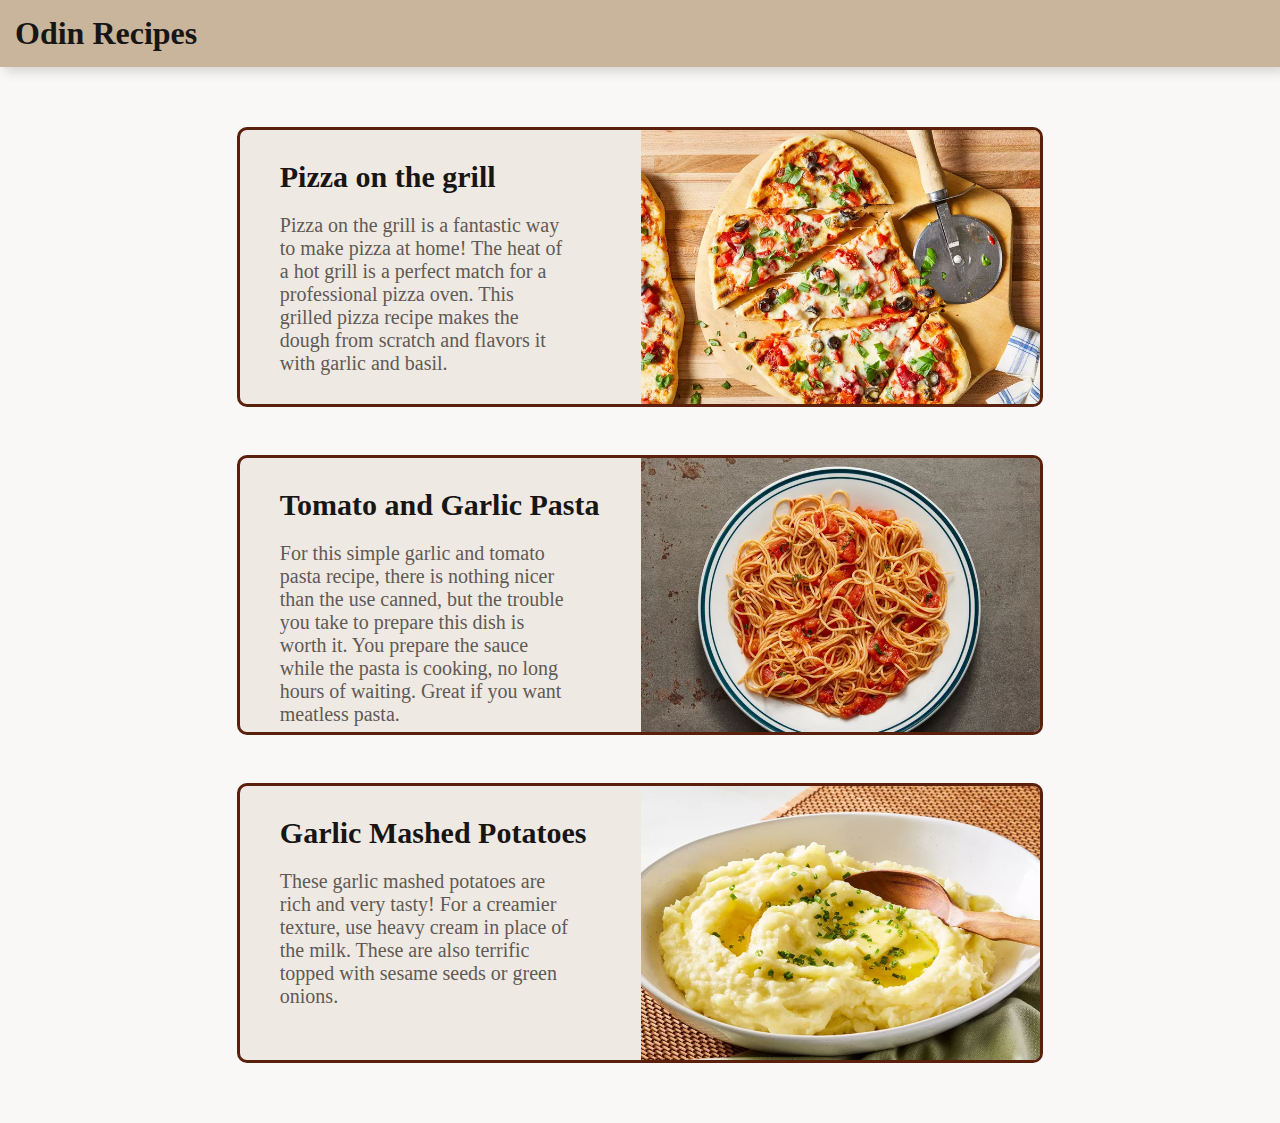
<file: index.html>
<!DOCTYPE html>
<html lang="en">
<head>
  <meta charset="UTF-8">
  <meta name="viewport" content="width=device-width, initial-scale=1.0">
  <title>Odin Recipes</title>
  <link rel="stylesheet" href="style.css">
</head>
<body>
  <div class="header"><h1>Odin Recipes</h1></div>  
  <ul>
    <li>
      <a href="recipes/pizza-on-the-grill.html">
        <div class="recipe">
          Pizza on the grill
          <p>
            Pizza on the grill is a fantastic way to make pizza at home! The heat of a hot grill is a perfect match for a professional pizza oven. This grilled pizza recipe makes the dough from scratch and flavors it with garlic and basil.
          </p>
        </div>
        <img src="recipes/images/pizza-on-the-grill.webp">
      </a>
    </li>
    <li>
      <a href="recipes/tomato-and-garlic-pasta.html">
        <div class="recipe">
          Tomato and Garlic Pasta
          <p>
            For this simple garlic and tomato pasta recipe, there is nothing nicer than the     use canned, but the trouble you take to prepare this dish is worth it. You prepare the sauce while the pasta is cooking, no long hours of waiting. Great if you want meatless pasta.
          </p>
        </div>
        <img src="recipes/images/tomato-and-garlic-pasta.webp">
      </a>
    </li>
    <li>
      <a href="./recipes/garlic-mashed-potato.html"> 
        <div class="recipe">
          Garlic Mashed Potatoes
          <p>
            These garlic mashed potatoes are rich and very tasty! For a creamier texture, use heavy cream in place of the milk. These are also terrific topped with sesame seeds or green onions.
          </p>
        </div>
        <img src="recipes/images/garlic-mashed-potatos.webp">
      </a>
    </li>
  </ul>
</body>
</html>
</file>
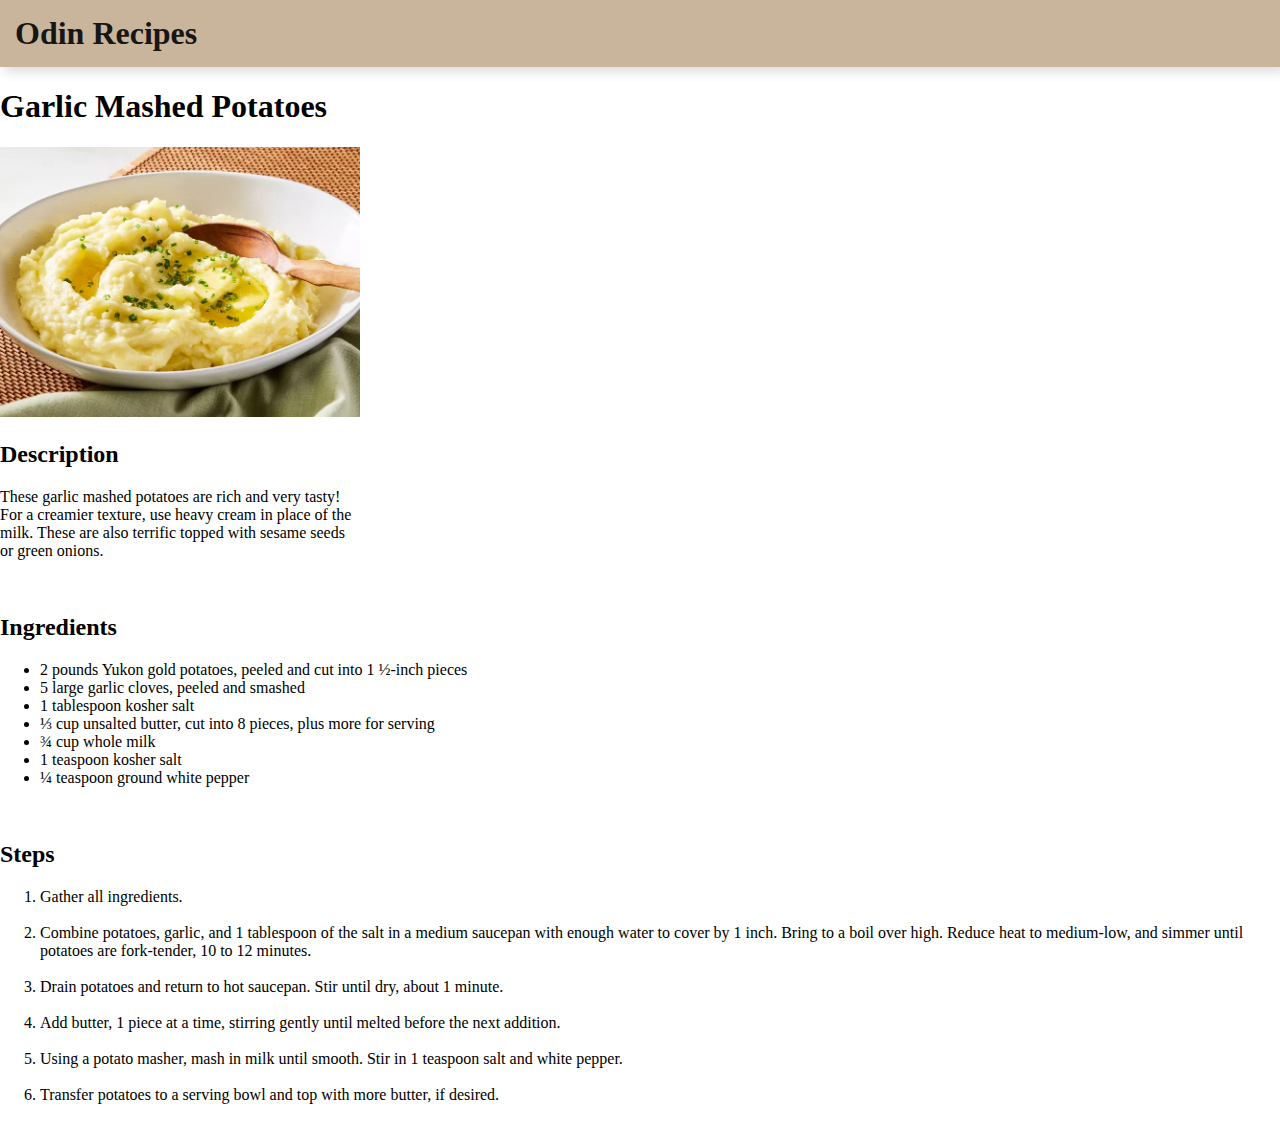
<file: recipes/garlic-mashed-potato.html>
<!DOCTYPE html>
<html lang="en">
<head>
  <meta charset="UTF-8">
  <meta name="viewport" content="width=device-width, initial-scale=1.0">
  <title>Garlic Mashed Potatoes</title>
  <link rel="stylesheet" href="./styles/header.css">
  <link rel="stylesheet" href="./styles/recipe-page.css">
</head>
<body>
  <div class="header"><a href="../index.html">Odin Recipes</a></div>
  <h1>Garlic Mashed Potatoes</h1>
  <img src="./images/garlic-mashed-potatos.webp" alt="Garlic Mashed Potatoes" style="width: 45ch;">
  <h2>Description</h2>
  <p style="width: 45ch;">
    These garlic mashed potatoes are rich and very tasty! For a creamier texture, use heavy cream in place of the milk. These are also terrific topped with sesame seeds or green onions.
  </p>
  <br>
  <h2>Ingredients</h2>
  <ul>
    <li>2 pounds Yukon gold potatoes, peeled and cut into 1 ½-inch pieces</li>
    <li>5 large garlic cloves, peeled and smashed</li>
    <li>1 tablespoon kosher salt</li>
    <li>⅓ cup unsalted butter, cut into 8 pieces, plus more for serving</li>
    <li>¾ cup whole milk</li>
    <li>1 teaspoon kosher salt</li>
    <li>¼ teaspoon ground white pepper</li>
  </ul>
  <br>
  <h2>Steps</h2>
  <ol>
    <li>Gather all ingredients.</li>
    <br>
    <li>Combine potatoes, garlic, and 1 tablespoon of the salt in a medium saucepan with enough water to cover by 1 inch. Bring to a boil over high. Reduce heat to medium-low, and simmer until potatoes are fork-tender, 10 to 12 minutes.</li>
    <br>
    <li> Drain potatoes and return to hot saucepan. Stir until dry, about 1 minute.</li>
    <br>
    <li>Add butter, 1 piece at a time, stirring gently until melted before the next addition. </li>
    <br>
    <li>Using a potato masher, mash in milk until smooth. Stir in 1 teaspoon salt and white pepper.</li>
    <br>
    <li>Transfer potatoes to a serving bowl and top with more butter, if desired.</li>
    <br>
  </ol>
</body>
</html>
</file>
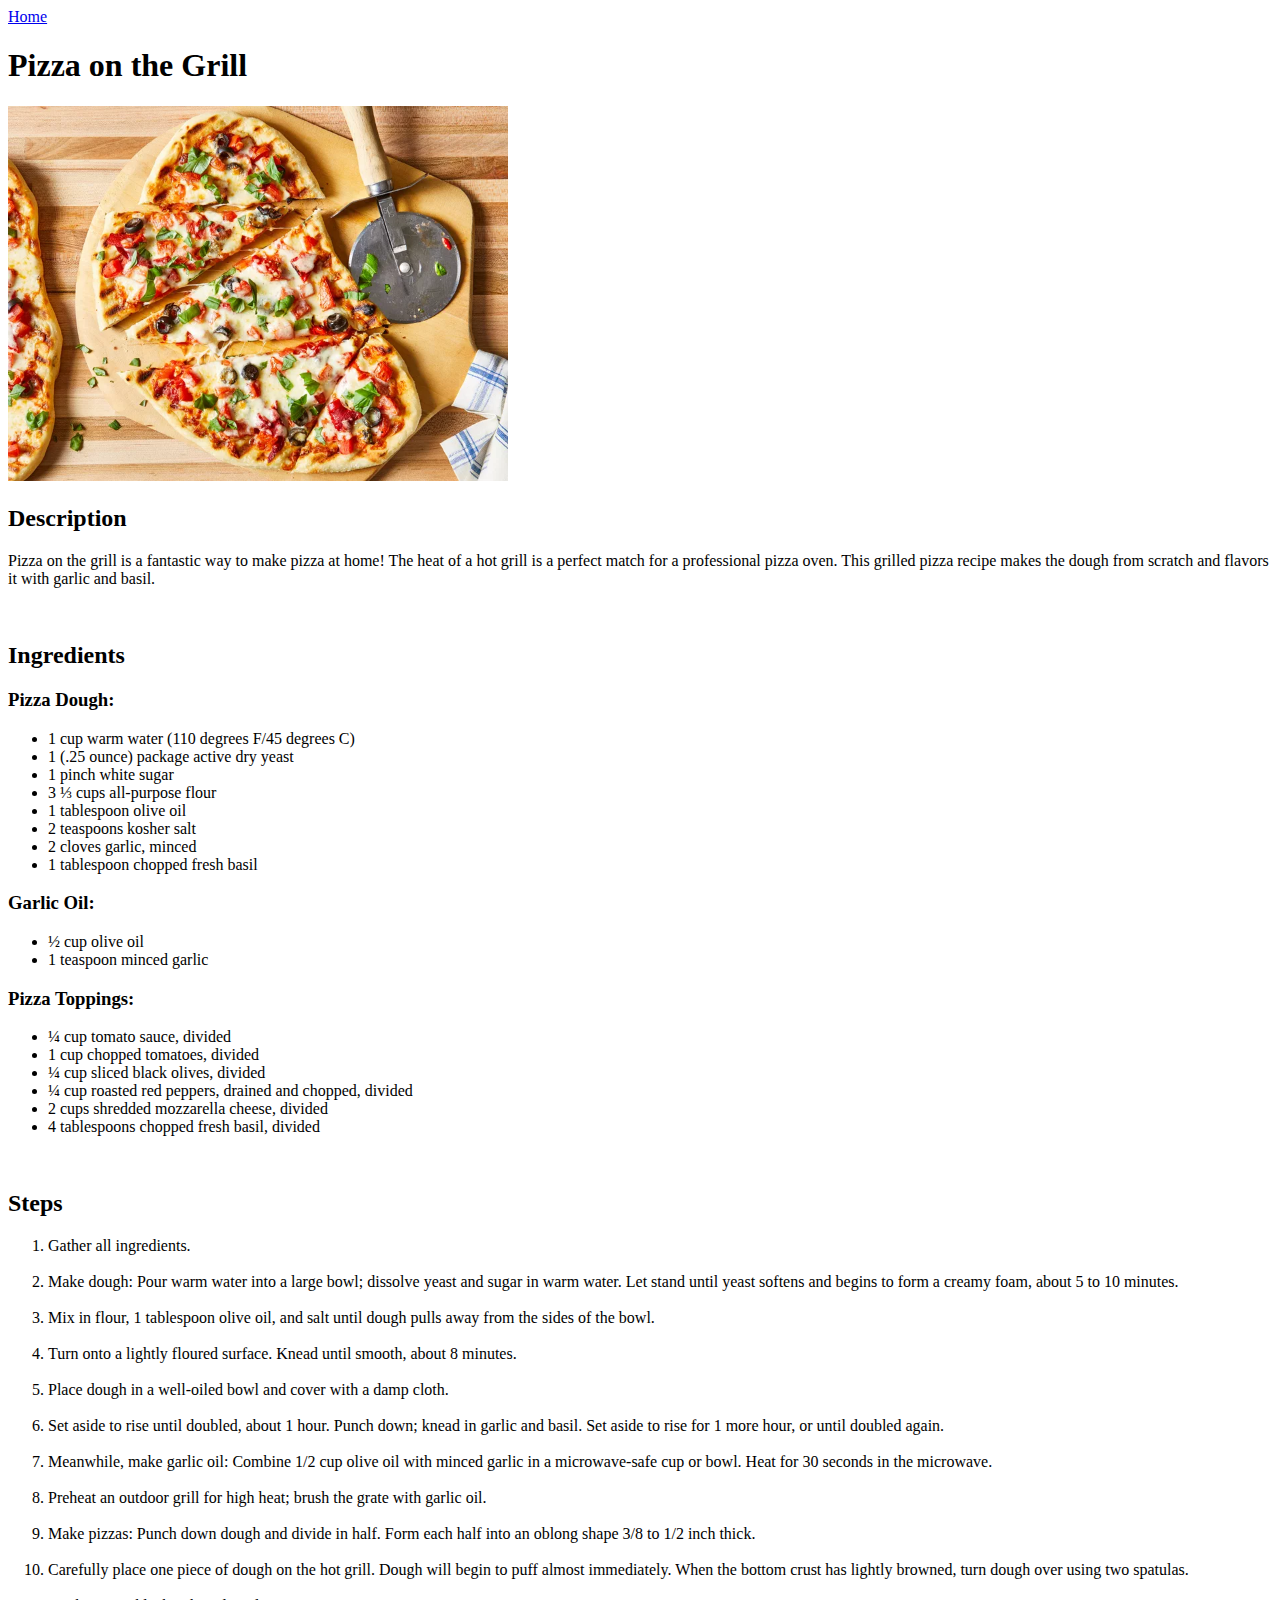
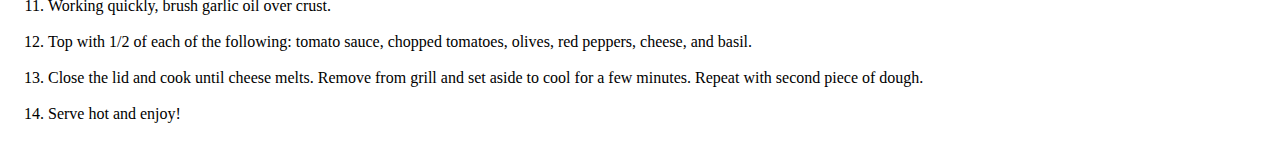
<file: recipes/pizza-on-the-grill.html>
<!DOCTYPE html>
<html lang="en">
<head>
  <meta charset="UTF-8">
  <meta name="viewport" content="width=device-width, initial-scale=1.0">
  <title>Pizza on the Grill</title>
</head>
<body>
   <a href="../index.html">Home</a>
  <h1>Pizza on the Grill</h1>
  <img src="./images/pizza-on-the-grill.webp" alt="pizza on the grill" style="width: 500px;">
  <h2>Description</h2>
  <p>
    Pizza on the grill is a fantastic way to make pizza at home! The heat of a hot grill is a perfect match for a professional pizza oven. This grilled pizza recipe makes the dough from scratch and flavors it with garlic and basil.
  </p>
  <br>
  <h2>Ingredients</h2>
  <h3>Pizza Dough:</h3>
  <ul>
    <li>1 cup warm water (110 degrees F/45 degrees C)</li>
    <li>1 (.25 ounce) package active dry yeast</li>
    <li>1 pinch white sugar</li>
    <li>3 ⅓ cups all-purpose flour</li>
    <li>1 tablespoon olive oil</li>
    <li>2 teaspoons kosher salt</li>
    <li>2 cloves garlic, minced</li>
    <li>1 tablespoon chopped fresh basil</li>
  </ul>
  <h3>Garlic Oil:</h3>
  <ul>
    <li>½ cup olive oil</li>
    <li>1 teaspoon minced garlic</li>
  </ul>
  <h3>Pizza Toppings:</h3>
  <ul>
    <li>¼ cup tomato sauce, divided</li>
    <li>1 cup chopped tomatoes, divided</li>
    <li>¼ cup sliced black olives, divided</li>
    <li>¼ cup roasted red peppers, drained and chopped, divided</li>
    <li>2 cups shredded mozzarella cheese, divided</li>
    <li>4 tablespoons chopped fresh basil, divided</li>
  </ul>
  <br>
  <h2>Steps</h2>
  <ol>
    <li>Gather all ingredients.</li>
    <br>
    <li>Make dough: Pour warm water into a large bowl; dissolve yeast and sugar in warm water. Let stand until yeast softens and begins to form a creamy foam, about 5 to 10 minutes.</li>
    <br>
    <li>Mix in flour, 1 tablespoon olive oil, and salt until dough pulls away from the sides of the bowl.</li>
    <br>
    <li>Turn onto a lightly floured surface. Knead until smooth, about 8 minutes.</li>
    <br>
    <li>Place dough in a well-oiled bowl and cover with a damp cloth.</li>
    <br>
    <li>Set aside to rise until doubled, about 1 hour. Punch down; knead in garlic and basil. Set aside to rise for 1 more hour, or until doubled again.</li>
    <br>
    <li>Meanwhile, make garlic oil: Combine 1/2 cup olive oil with minced garlic in a microwave-safe cup or bowl. Heat for 30 seconds in the microwave.</li>
    <br>
    <li>Preheat an outdoor grill for high heat; brush the grate with garlic oil.</li>
    <br>
    <li>Make pizzas: Punch down dough and divide in half. Form each half into an oblong shape 3/8 to 1/2 inch thick.</li>
    <br>
    <li>Carefully place one piece of dough on the hot grill. Dough will begin to puff almost immediately. When the bottom crust has lightly browned, turn dough over using two spatulas.</li>
    <br>
    <li>Working quickly, brush garlic oil over crust.</li>
    <br>
    <li>Top with 1/2 of each of the following: tomato sauce, chopped tomatoes, olives, red peppers, cheese, and basil.</li>
    <br>
    <li>Close the lid and cook until cheese melts. Remove from grill and set aside to cool for a few minutes. Repeat with second piece of dough.</li>
    <br>
    <li>Serve hot and enjoy!</li>
    <br>
  </ol>
</body>
</html>
</file>
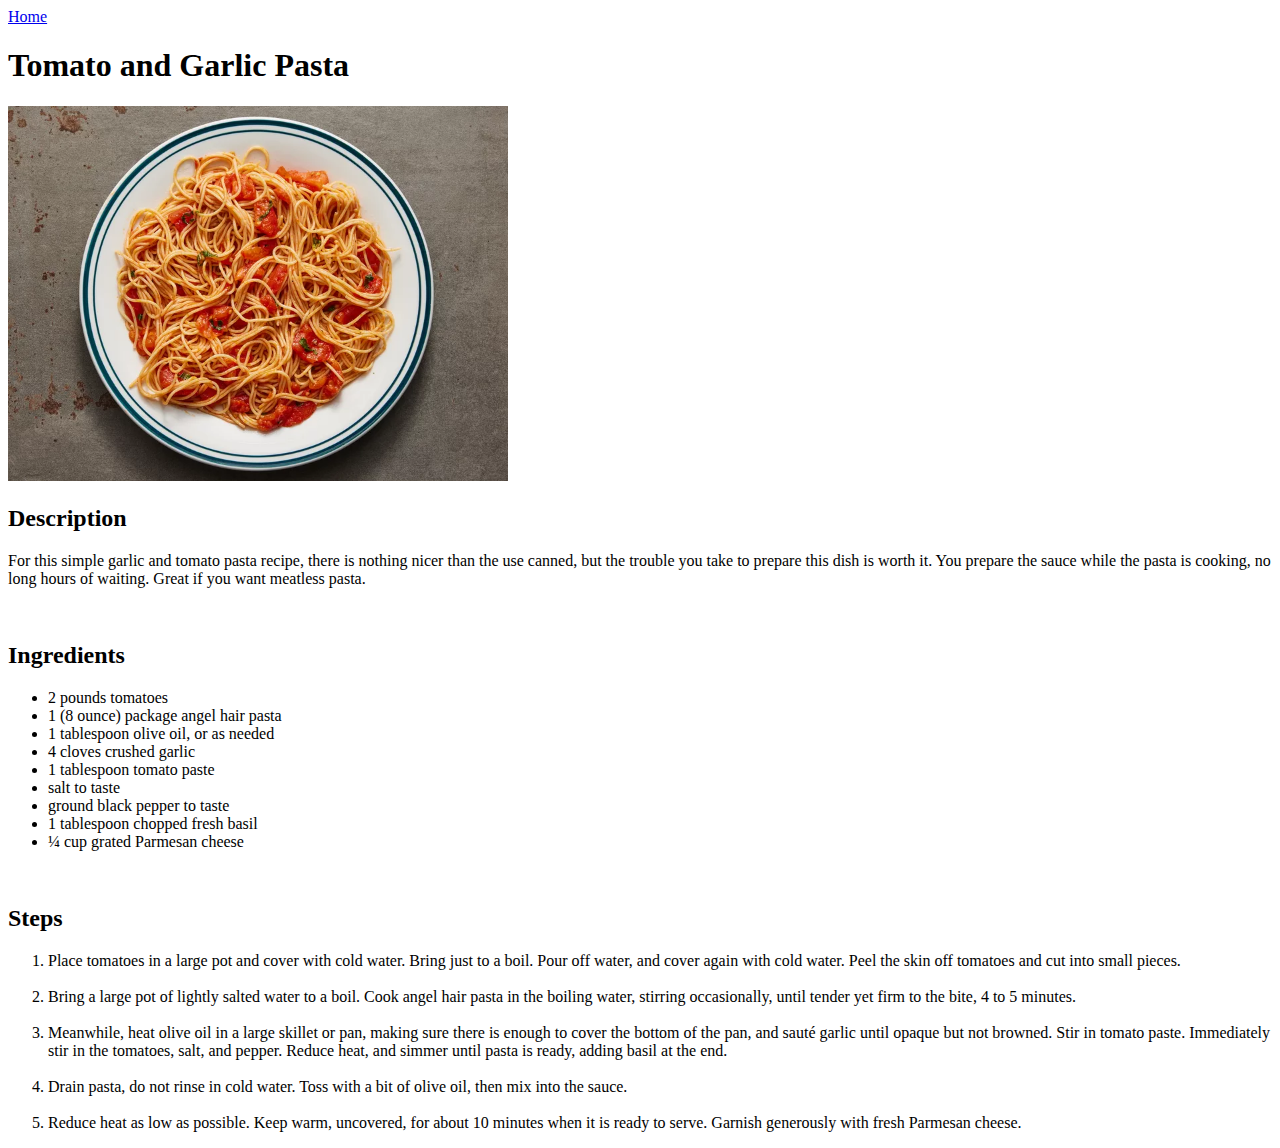
<file: recipes/tomato-and-garlic-pasta.html>
<!DOCTYPE html>
<html lang="en">
<head>
  <meta charset="UTF-8">
  <meta name="viewport" content="width=device-width, initial-scale=1.0">
  <title>Tomato and Garlic Pasta</title> 
</head>
<body>
  <a href="../index.html">Home</a>
  <h1>Tomato and Garlic Pasta</h1>
  <img src="./images/tomato-and-garlic-pasta.webp" alt="Tomato and Garlic Pasta" style="width: 500px">
  <h2>Description</h2>
  <p>
    For this simple garlic and tomato pasta recipe, there is nothing nicer than the     use canned, but the trouble you take to prepare this dish is worth it. You prepare the sauce while the pasta is cooking, no long hours of waiting. Great if you want meatless pasta.
  </p>
  <br>
  <h2>Ingredients</h2>
  <ul>
    <li>2 pounds tomatoes</li>
    <li>1 (8 ounce) package angel hair pasta</li>
    <li>1 tablespoon olive oil, or as needed</li>
    <li>4 cloves crushed garlic</li>
    <li>1 tablespoon tomato paste</li>
    <li>salt to taste</li>
    <li>ground black pepper to taste</li>
    <li>1 tablespoon chopped fresh basil</li>
    <li>¼ cup grated Parmesan cheese</li>
  </ul>
  <br>
  <h2>Steps</h2>
  <ol>
    <li>Place tomatoes in a large pot and cover with cold water. Bring just to a boil. Pour off water, and cover again with cold water. Peel the skin off tomatoes and cut into small pieces.</li>
    <br>
    <li>Bring a large pot of lightly salted water to a boil. Cook angel hair pasta in the boiling water, stirring occasionally, until tender yet firm to the bite, 4 to 5 minutes.</li>
    <br>
    <li>Meanwhile, heat olive oil in a large skillet or pan, making sure there is enough to cover the bottom of the pan, and sauté garlic until opaque but not browned. Stir in tomato paste. Immediately stir in the tomatoes, salt, and pepper. Reduce heat, and simmer until pasta is ready, adding basil at the end.</li>
    <br>
    <li>Drain pasta, do not rinse in cold water. Toss with a bit of olive oil, then mix into the sauce.</li>
    <br>
    <li>Reduce heat as low as possible. Keep warm, uncovered, for about 10 minutes when it is ready to serve. Garnish generously with fresh Parmesan cheese.</li>
  </ol>
</body>
</html>
</file>
<file: style.css>
body {
  margin: 0;
  background-color: #F9F8F6;
}

.header {
  background-color: #C9B59C;
  padding: 15px;
  box-shadow: 5px 5px 10px rgb(78, 78, 78, 0.2);
}

.header h1 {
  margin: 0;
  cursor: pointer;
  color: #171615;
}

ul {
  display: flex;
  flex-direction: column;
  align-items: center;
  row-gap: 3rem;
  list-style-type: none;
  width: 90vw;
  margin: 50px auto;
  padding: 10px 10px;
}

li {
  background-color: #EFE9E3;
  border: 0.2rem solid rgb(90, 32, 11);
  border-radius: 10px;
  box-sizing: border-box;
  overflow: hidden;
  height: 280px;
  width: 70%;
}

li:hover {
  box-shadow: 5px 5px 25px rgb(99, 99, 99, 0.4)
}

li a {
  font-size: 30px;
  font-weight: bold;
  display: flex;
  justify-content: space-between;
  text-decoration: none;
  padding: 30px 40px; 
  color: #171615;
  overflow: hidden;
}

li a img {
  margin: -30px -40px -30px 0px ;
  height: 300px;
}

.recipe p {
  font-size: 20px;
  color: #5f5a55;
  width: 80%;
  font-weight: initial;
}
</file>
<file: recipes/styles/header.css>
.header {
  background-color: #C9B59C;
  padding: 15px;
  box-shadow: 5px 5px 10px rgb(78, 78, 78, 0.2);
}

.header a {
  font-size: 2rem;
  font-weight: 700;
  text-decoration: none;
  margin: 0;
  cursor: pointer;
  color: #171615;
}
</file>
<file: recipes/styles/recipe-page.css>
body {
  margin: 0;
}
</file>
